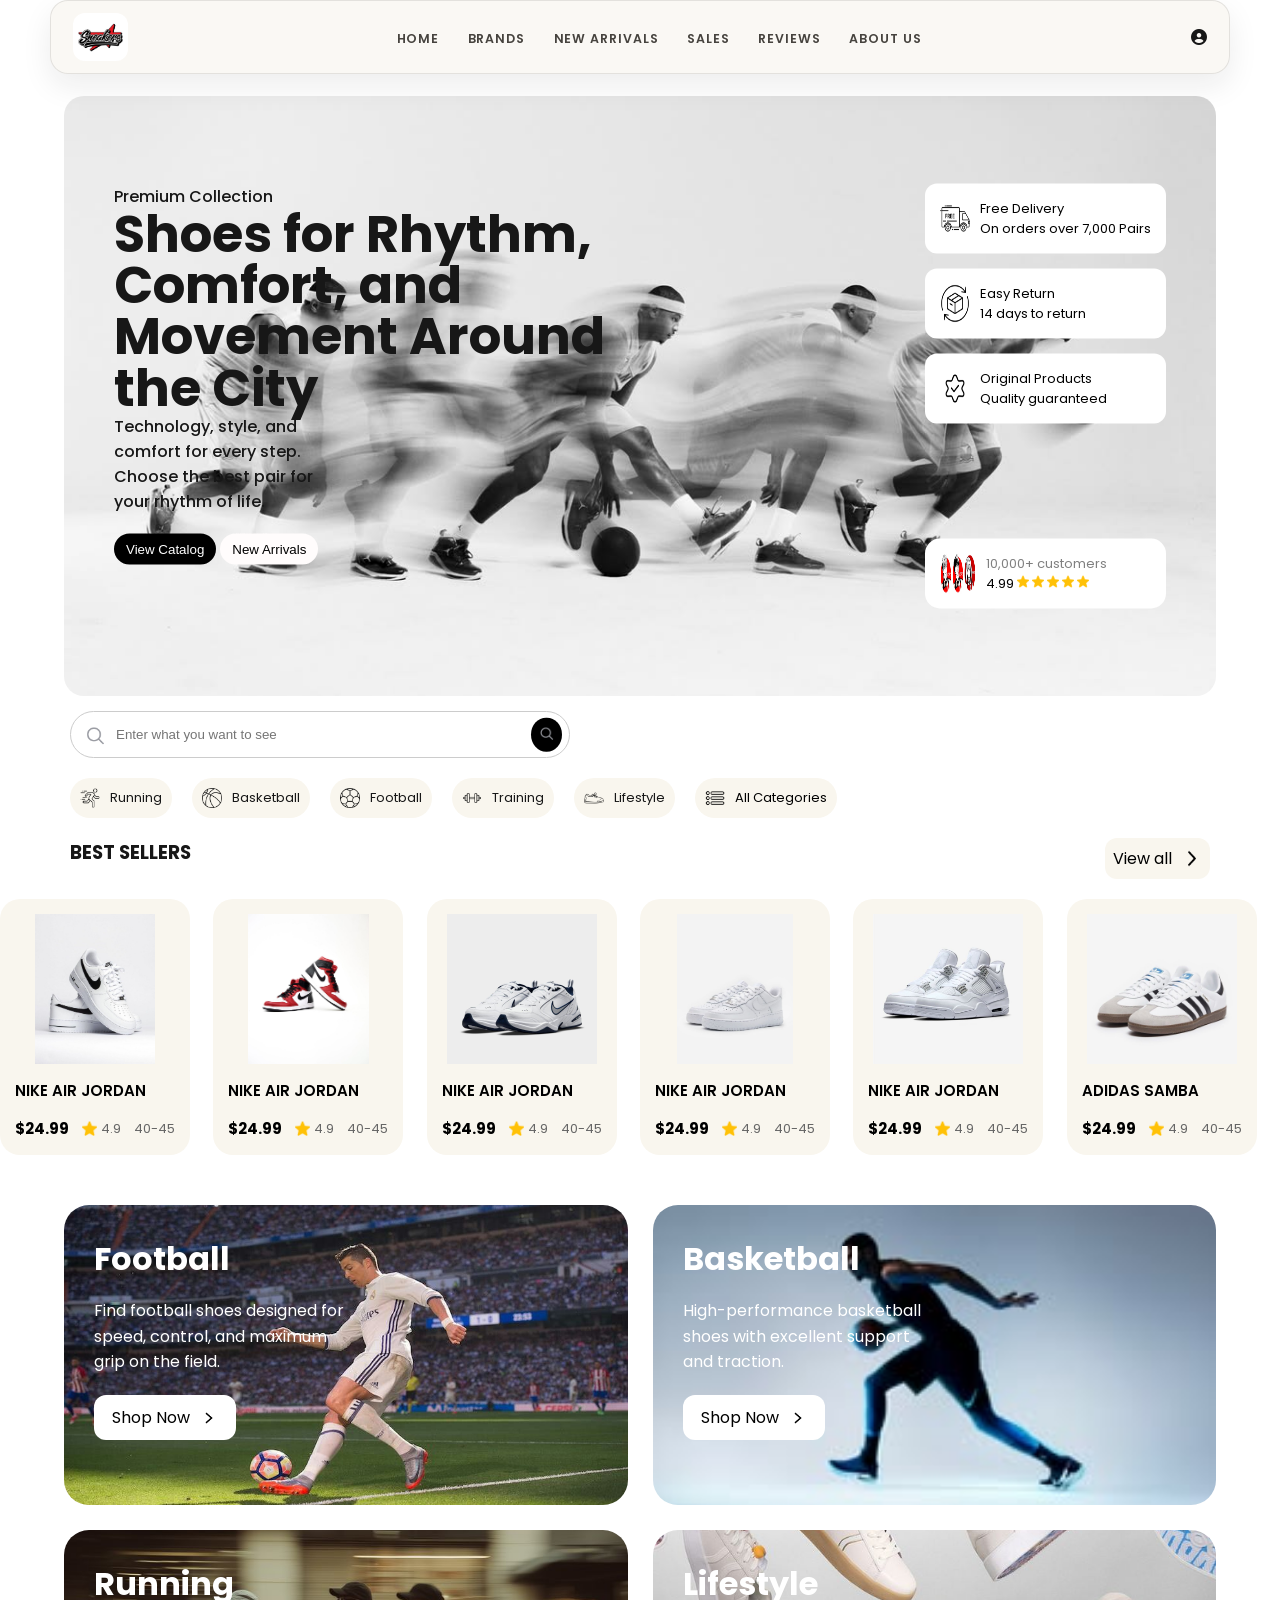
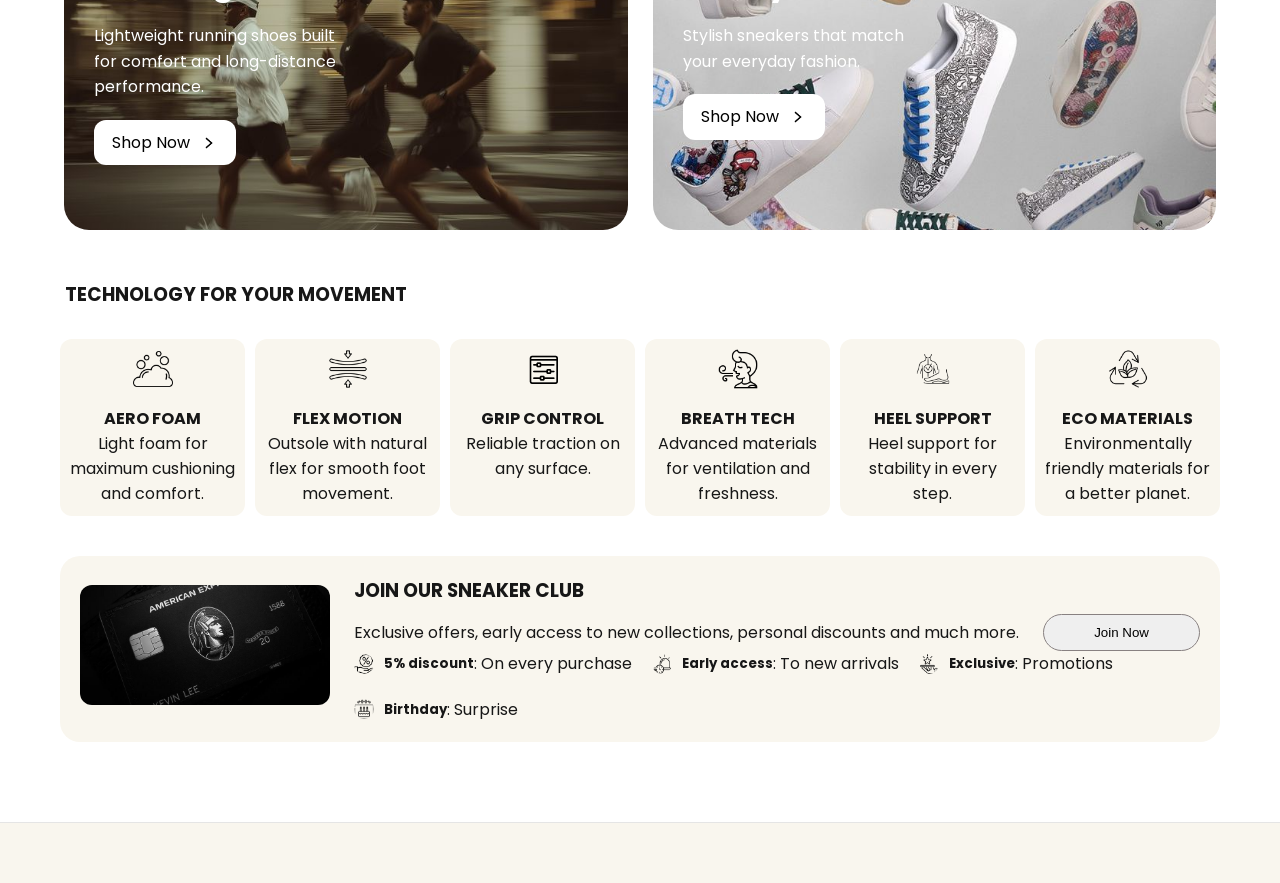
<file: index.html>
<!doctype html>
<html lang="en">
  <head>
    <meta charset="UTF-8" />
    <meta http-equiv="refresh" content="0; url=Page/index.html" />
    <meta name="viewport" content="width=device-width, initial-scale=1.0" />
    <title>Sneaker Step</title>
    <style>
      body {
        margin: 0;
        min-height: 100vh;
        display: grid;
        place-items: center;
        font-family: Arial, sans-serif;
        background: #f5f1eb;
        color: #171717;
      }

      .redirect {
        text-align: center;
        padding: 24px;
      }

      a {
        color: #171717;
        text-decoration: none;
        font-weight: 600;
      }
    </style>
  </head>
  <body>
    <div class="redirect">
      <p>Redirecting to the storefront...</p>
      <p><a href="Page/index.html">Click here if you are not redirected.</a></p>
    </div>
  </body>
</html>
</file>
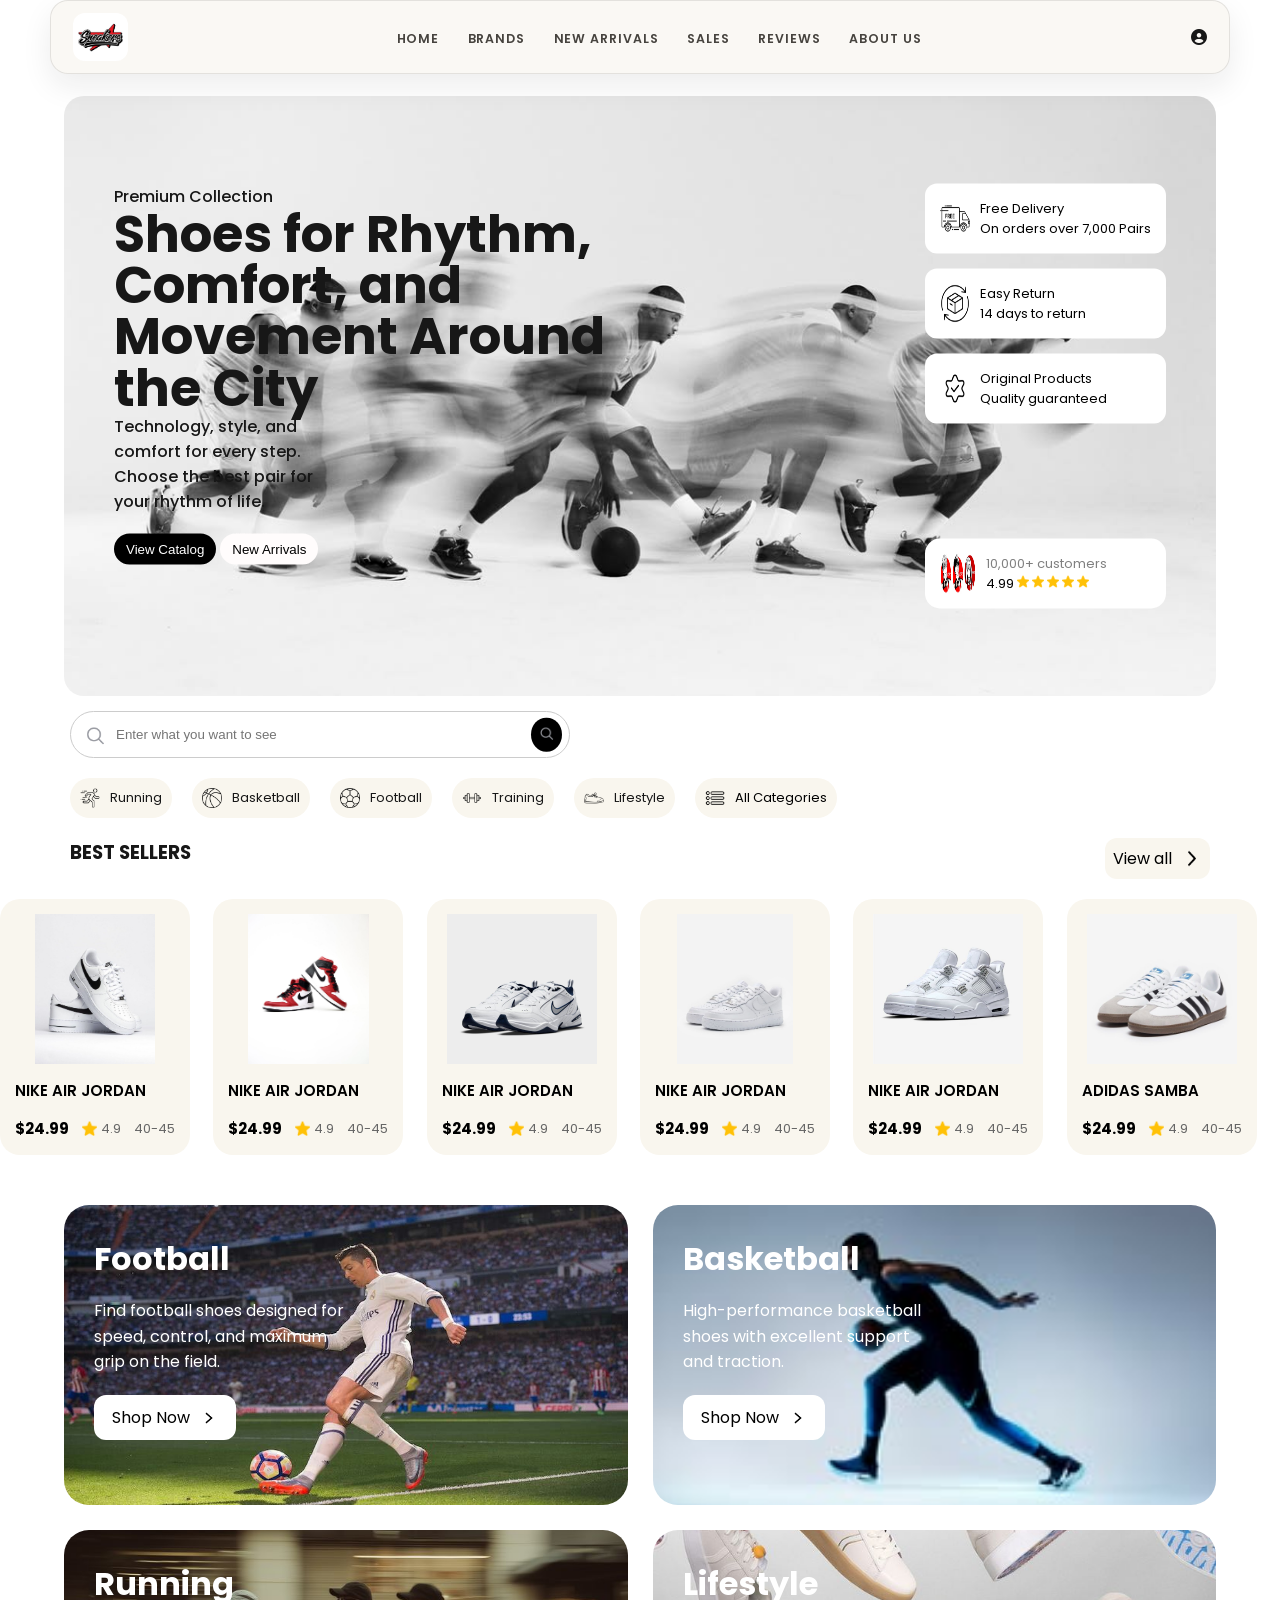
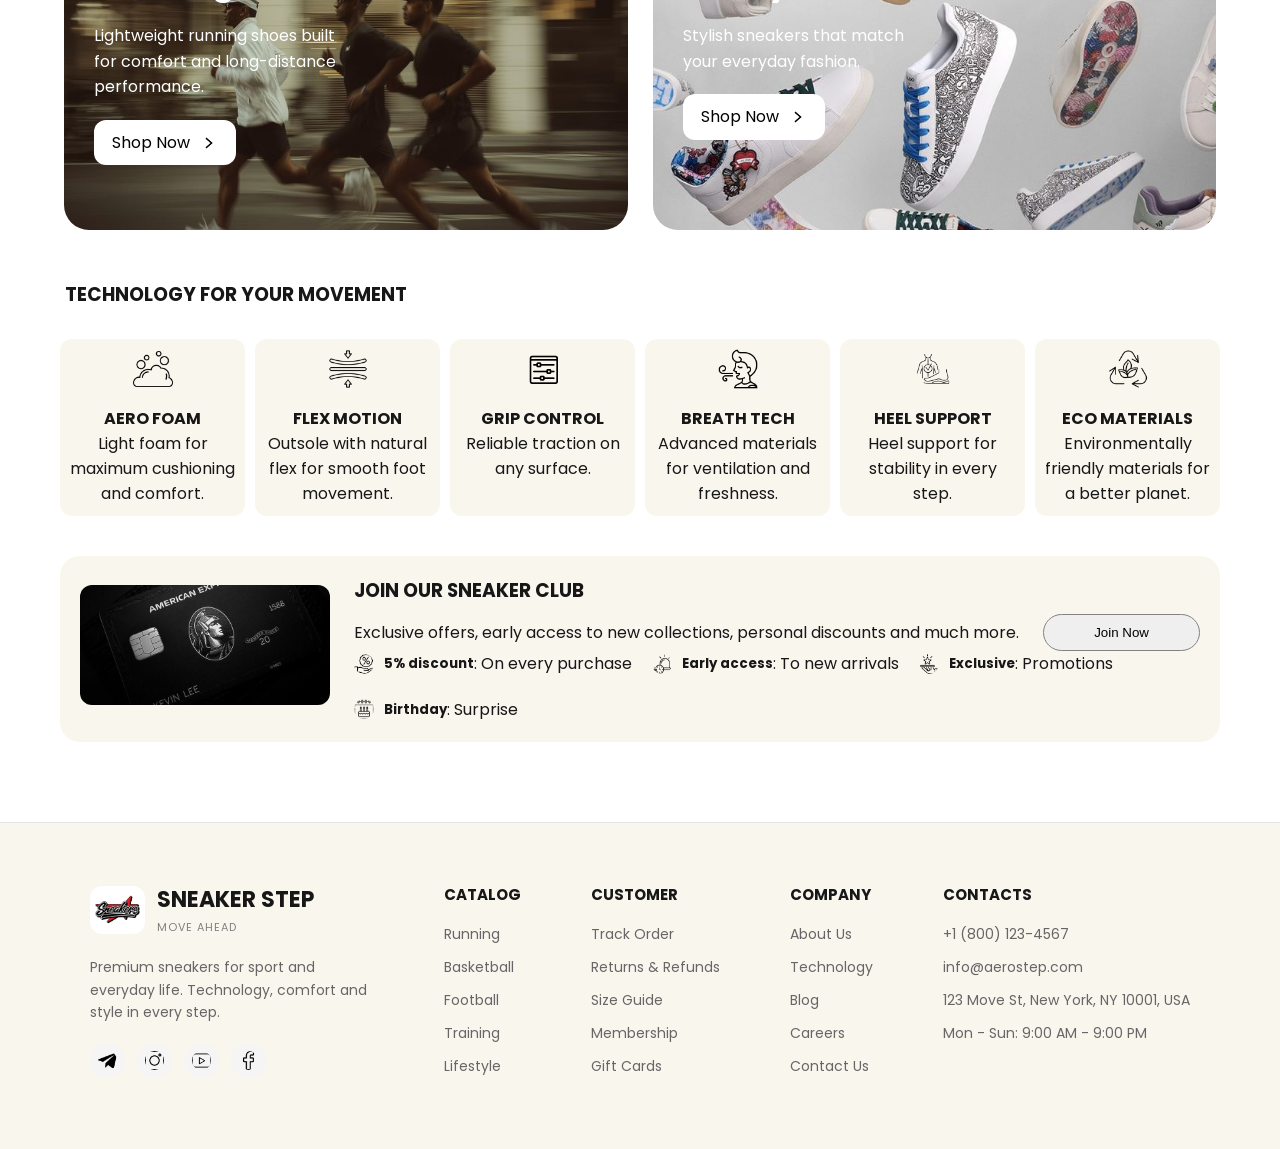
<file: Page/index.html>
<!doctype html>
<html lang="en">
  <head>
    <meta charset="UTF-8" />
    <meta name="viewport" content="width=device-width, initial-scale=1.0" />
    <link
      href="https://fonts.googleapis.com/css2?family=Poppins:wght@400;600;700&display=swap"
      rel="stylesheet"
    />
    <link
      rel="stylesheet"
      href="https://cdnjs.cloudflare.com/ajax/libs/font-awesome/6.5.1/css/all.min.css"
    />
    <link rel="stylesheet" href="../Style/navbar.css" />
    <link rel="stylesheet" href="../Style/main.css" />
    <link rel="stylesheet" href="../Style/footer.css" />
    <link rel="icon" href="../Image/LogoPagee.jpg" type="image/png" />
    <title>Sneakers</title>
  </head>
  <body>
    <header class="navbar">
      <a href="index.html" class="logo">
        <img src="../Image/LogoPagee.jpg" alt="LogoPage" />
      </a>
      <nav>
        <ul>
          <li><a href="#">Home</a></li>
          <li><a href="#">Brands</a></li>
          <li><a href="#">New Arrivals</a></li>
          <li><a href="Allproduct.html">Sales</a></li>
          <li><a href="#">Reviews</a></li>
          <li><a href="#">About Us</a></li>
        </ul>
      </nav>
      <i class="fa-solid fa-circle-user"></i>
    </header>
    <main>
      <section class="hero" id="home">
        <div class="hero-text">
          <div class="hero-left">
            <p>Premium Collection</p>
            <h1>Shoes for Rhythm, Comfort, and Movement Around the City</h1>
            <p>
              Technology, style, and comfort for every step. Choose the best
              pair for your rhythm of life.
            </p>
            <a href="Allproduct.html">
              <button class="hero-left-btn2">View Catalog</button></a
            >
            <button class="hero-left-btn3">New Arrivals</button>
          </div>
          <div class="hero-right">
            <div>
              <img src="../Image/free-shipping.png" alt="Free-shipping-icon" />
              Free Delivery <br />
              On orders over 7,000 Pairs
            </div>
            <div>
              <img src="../Image/delivery-status.png" alt="" />
              <p>Easy Return<br />14 days to return</p>
            </div>
            <div>
              <img src="../Image/original.png" alt="" />
              <p>Original Products<br />Quality guaranteed</p>
            </div>
            <nav class="under-hero-right">
              <img src="../Image/customer1.jpg" alt="" />
              <img src="../Image/customer2.jpg" alt="" />
              <img src="../Image/customer3.jpg" alt="" />
              <br />
              <nav>
                <p>10,000+ customers</p>
                <span>4.99</span>
                <img src="../Image/star.png" alt="" />
                <img src="../Image/star.png" alt="" />
                <img src="../Image/star.png" alt="" />
                <img src="../Image/star.png" alt="" />
                <img src="../Image/star.png" alt="" />
              </nav>
            </nav>
          </div>
        </div>
      </section>

      <section class="sec-hero">
        <div class="search-bar">
          <img
            class="search-icon"
            src="../Image/search.png"
            alt="Search Icon"
          />
          <input type="text" placeholder="Enter what you want to see" />
          <button class="search-btn">
            <img src="../Image/search.png" alt="Search" />
          </button>
        </div>
        <div class="sec-hero-left">
          <div>
            <img src="../Image/running-man.png" alt="" />
            <p>Running</p>
          </div>
          <div>
            <img src="../Image/basket-ball.png" alt="" />
            <p>Basketball</p>
          </div>
          <div>
            <img src="../Image/football.png" alt="" />
            <p>Football</p>
          </div>
          <div>
            <img src="../Image/dumbbell.png" alt="" />
            <p>Training</p>
          </div>
          <div>
            <img src="../Image/health.png" alt="" />
            <p>Lifestyle</p>
          </div>
          <a href="Allproduct.html">
            <div class="category-item">
              <img src="../Image/options-lines.png" alt="All Categories" />
              <p>All Categories</p>
            </div></a
          >
        </div>
      </section>

      <section class="thrid-hero">
        <div class="third-top">
          <h3>BEST SELLERS</h3>
          <a href="Allproduct.html"
            ><div>
              <p>View all</p>
              <img src="../Image/next.png" alt="" /></div
          ></a>
        </div>

        <div class="flex-product" id="js-home-bestSeller">
          <a href="Infor-Each-product.html" data-product-id="1">
            <div class="third-product">
              <img
                src="../Image/Shoe/Nike-air-black.jpg"
                alt="Nike Air Jordan"
              />
              <h6>NIKE AIR JORDAN</h6>
              <div class="third-price">
                <p>$24.99</p>
                <div class="rating">
                  <img src="/Image/star.png" alt="Star" />
                  <span>4.9</span>
                </div>
                <span class="size">40-45</span>
              </div>
            </div>
          </a>

          <a href="Infor-Each-product.html" data-product-id="2">
            <div class="third-product">
              <img src="../Image/Shoe/air1.jpg" alt="Nike Air Jordan" />
              <h6>NIKE AIR JORDAN</h6>
              <div class="third-price">
                <p>$24.99</p>

                <div class="rating">
                  <img src="../Image/star.png" alt="Star" />
                  <span>4.9</span>
                </div>

                <span class="size">40-45</span>
              </div>
            </div>
          </a>

          <a href="Infor-Each-product.html" data-product-id="3">
            <div class="third-product">
              <img src="../Image/Shoe/air2.jpg" alt="Nike Air Jordan" />
              <h6>NIKE AIR JORDAN</h6>

              <div class="third-price">
                <p>$24.99</p>

                <div class="rating">
                  <img src="../Image/star.png" alt="Star" />
                  <span>4.9</span>
                </div>

                <span class="size">40-45</span>
              </div>
            </div>
          </a>

          <a href="Infor-Each-product.html" data-product-id="4">
            <div class="third-product">
              <img src="../Image/Shoe/aireforce1.jpg" alt="Nike Air Jordan" />
              <h6>NIKE AIR JORDAN</h6>

              <div class="third-price">
                <p>$24.99</p>

                <div class="rating">
                  <img src="../Image/star.png" alt="Star" />
                  <span>4.9</span>
                </div>

                <span class="size">40-45</span>
              </div>
            </div>
          </a>

          <a href="Infor-Each-product.html" data-product-id="5">
            <div class="third-product">
              <img src="../Image/Shoe/jorden4.jpg" alt="Nike Air Jordan" />
              <h6>NIKE AIR JORDAN</h6>

              <div class="third-price">
                <p>$24.99</p>

                <div class="rating">
                  <img src="../Image/star.png" alt="Star" />
                  <span>4.9</span>
                </div>

                <span class="size">40-45</span>
              </div>
            </div></a
          >

          <a href="Infor-Each-product.html" data-product-id="6">
            <div class="third-product">
              <img src="../Image/Shoe/samba.jpg" alt="Adidas Samba" />
              <h6>ADIDAS SAMBA</h6>

              <div class="third-price">
                <p>$24.99</p>

                <div class="rating">
                  <img src="/Image/star.png" alt="Star" />
                  <span>4.9</span>
                </div>

                <span class="size">40-45</span>
              </div>
            </div></a
          >
        </div>
      </section>

      <section class="grid">
        <div class="fouth-hero">
          <img src="../Image/football.jpg" alt="Football" />

          <div class="fouth-text">
            <h2>Football</h2>
            <p>
              Find football shoes designed for speed, control, and maximum grip
              on the field.
            </p>
            <a href="Allproduct.html">
              <div class="shop-btn">
                <p>Shop Now</p>
                <img src="../Image/next.png" alt="" /></div
            ></a>
          </div>
        </div>

        <div class="fouth-hero">
          <img src="../Image/basketball.jpg" alt="Basketball" />

          <div class="fouth-text">
            <h2>Basketball</h2>

            <p>
              High-performance basketball shoes with excellent support and
              traction.
            </p>
            <a href="Allproduct.html">
              <div class="shop-btn">
                <p>Shop Now</p>
                <img src="../Image/next.png" alt="" /></div
            ></a>
          </div>
        </div>

        <div class="fouth-hero">
          <img src="../Image/running.jpg" alt="Running" />

          <div class="fouth-text">
            <h2>Running</h2>

            <p>
              Lightweight running shoes built for comfort and long-distance
              performance.
            </p>
            <a href="Allproduct.html">
              <div class="shop-btn">
                <p>Shop Now</p>
                <img src="../Image/next.png" alt="" /></div
            ></a>
          </div>
        </div>

        <div class="fouth-hero">
          <img src="../Image/lifestyle.jpg" alt="Lifestyle" />

          <div class="fouth-text">
            <h2>Lifestyle</h2>

            <p>Stylish sneakers that match your everyday fashion.</p>
            <a href="Allproduct.html">
              <div class="shop-btn">
                <p>Shop Now</p>
                <img src="/Image/next.png" alt="" /></div
            ></a>
          </div>
        </div>
      </section>

      <section class="fith-hero">
        <h3>TECHNOLOGY FOR YOUR MOVEMENT</h3>
        <div class="fith-text">
          <div>
            <img src="../Image/foam.png" alt="" />
            <h4>AERO FOAM</h4>
            <p>Light foam for maximum cushioning and comfort.</p>
          </div>
          <div>
            <img src="../Image/flexibility.png" alt="" />
            <h4>FLEX MOTION</h4>
            <p>Outsole with natural flex for smooth foot movement.</p>
          </div>
          <div>
            <img src="../Image/web.png" alt="" />
            <h4>GRIP CONTROL</h4>
            <p>Reliable traction on any surface.</p>
          </div>
          <div>
            <img src="../Image/bad-breath.png" alt="" />
            <h4>BREATH TECH</h4>
            <p>Advanced materials for ventilation and freshness.</p>
          </div>
          <div>
            <img src="../Image/orthopedics.png" alt="" />
            <h4>HEEL SUPPORT</h4>
            <p>Heel support for stability in every step.</p>
          </div>
          <div>
            <img src="../Image/eco.png" alt="" />
            <h4>ECO MATERIALS</h4>
            <p>Environmentally friendly materials for a better planet.</p>
          </div>
        </div>
      </section>

      <section>
        <div class="sixth-text">
          <div><img src="../Image/blackcard.jpg" alt="" /></div>
          <div>
            <h3>JOIN OUR SNEAKER CLUB</h3>
            <div class="sixth-text1">
              <p>
                Exclusive offers, early access to new collections, personal
                discounts and much more.
              </p>
              <button>Join Now</button>
            </div>
            <div class="flex-4">
              <div>
                <img src="../Image/offer.png" alt="" />
                <h5>5% discount</h5>
                <p>: On every purchase</p>
              </div>
              <div>
                <img src="../Image/notification.png" alt="" />
                <h5>Early access</h5>
                <span>: To new arrivals</span>
              </div>
              <div>
                <img src="../Image/exclusive.png" alt="" />
                <h5>Exclusive</h5>
                <p>: Promotions</p>
              </div>
              <div>
                <img src="../Image/birthday.png" alt="" />
                <h5>Birthday</h5>
                <p>: Surprise</p>
              </div>
            </div>
          </div>
        </div>
      </section>
    </main>
    <footer class="footer">
      <div class="footer-container">
        <div class="footer-logo">
          <div class="logo">
            <img src="../Image/LogoPagee.jpg" alt="Logo" />
            <div>
              <h3>SNEAKER STEP</h3>
              <p>MOVE AHEAD</p>
            </div>
          </div>

          <p class="footer-description">
            Premium sneakers for sport and everyday life. Technology, comfort
            and style in every step.
          </p>

          <div class="social-icons">
            <img src="../Image/telegram.png" alt="" />
            <img src="../Image/instagram.png" alt="" />
            <img src="../Image/youtube.png" alt="" />
            <img src="../Image/facebook.png" alt="" />
          </div>
        </div>

        <div class="footer-links">
          <div>
            <h4>CATALOG</h4>

            <a href="#">Running</a>
            <a href="#">Basketball</a>
            <a href="#">Football</a>
            <a href="#">Training</a>
            <a href="#">Lifestyle</a>
          </div>

          <div>
            <h4>CUSTOMER</h4>

            <a href="#">Track Order</a>
            <a href="#">Returns & Refunds</a>
            <a href="#">Size Guide</a>
            <a href="#">Membership</a>
            <a href="#">Gift Cards</a>
          </div>

          <div>
            <h4>COMPANY</h4>

            <a href="#">About Us</a>
            <a href="#">Technology</a>
            <a href="#">Blog</a>
            <a href="#">Careers</a>
            <a href="#">Contact Us</a>
          </div>

          <div>
            <h4>CONTACTS</h4>

            <p>+1 (800) 123-4567</p>
            <p>info@aerostep.com</p>
            <p>123 Move St, New York, NY 10001, USA</p>
            <p>Mon - Sun: 9:00 AM - 9:00 PM</p>
          </div>
        </div>
      </div>
    </footer>
    <script>
      document.querySelectorAll("#js-home-bestSeller a").forEach((product) => {
        product.addEventListener("click", () => {
          localStorage.setItem("productID", product.dataset.productId);
        });
      });
    </script>
  </body>
</html>
</file>
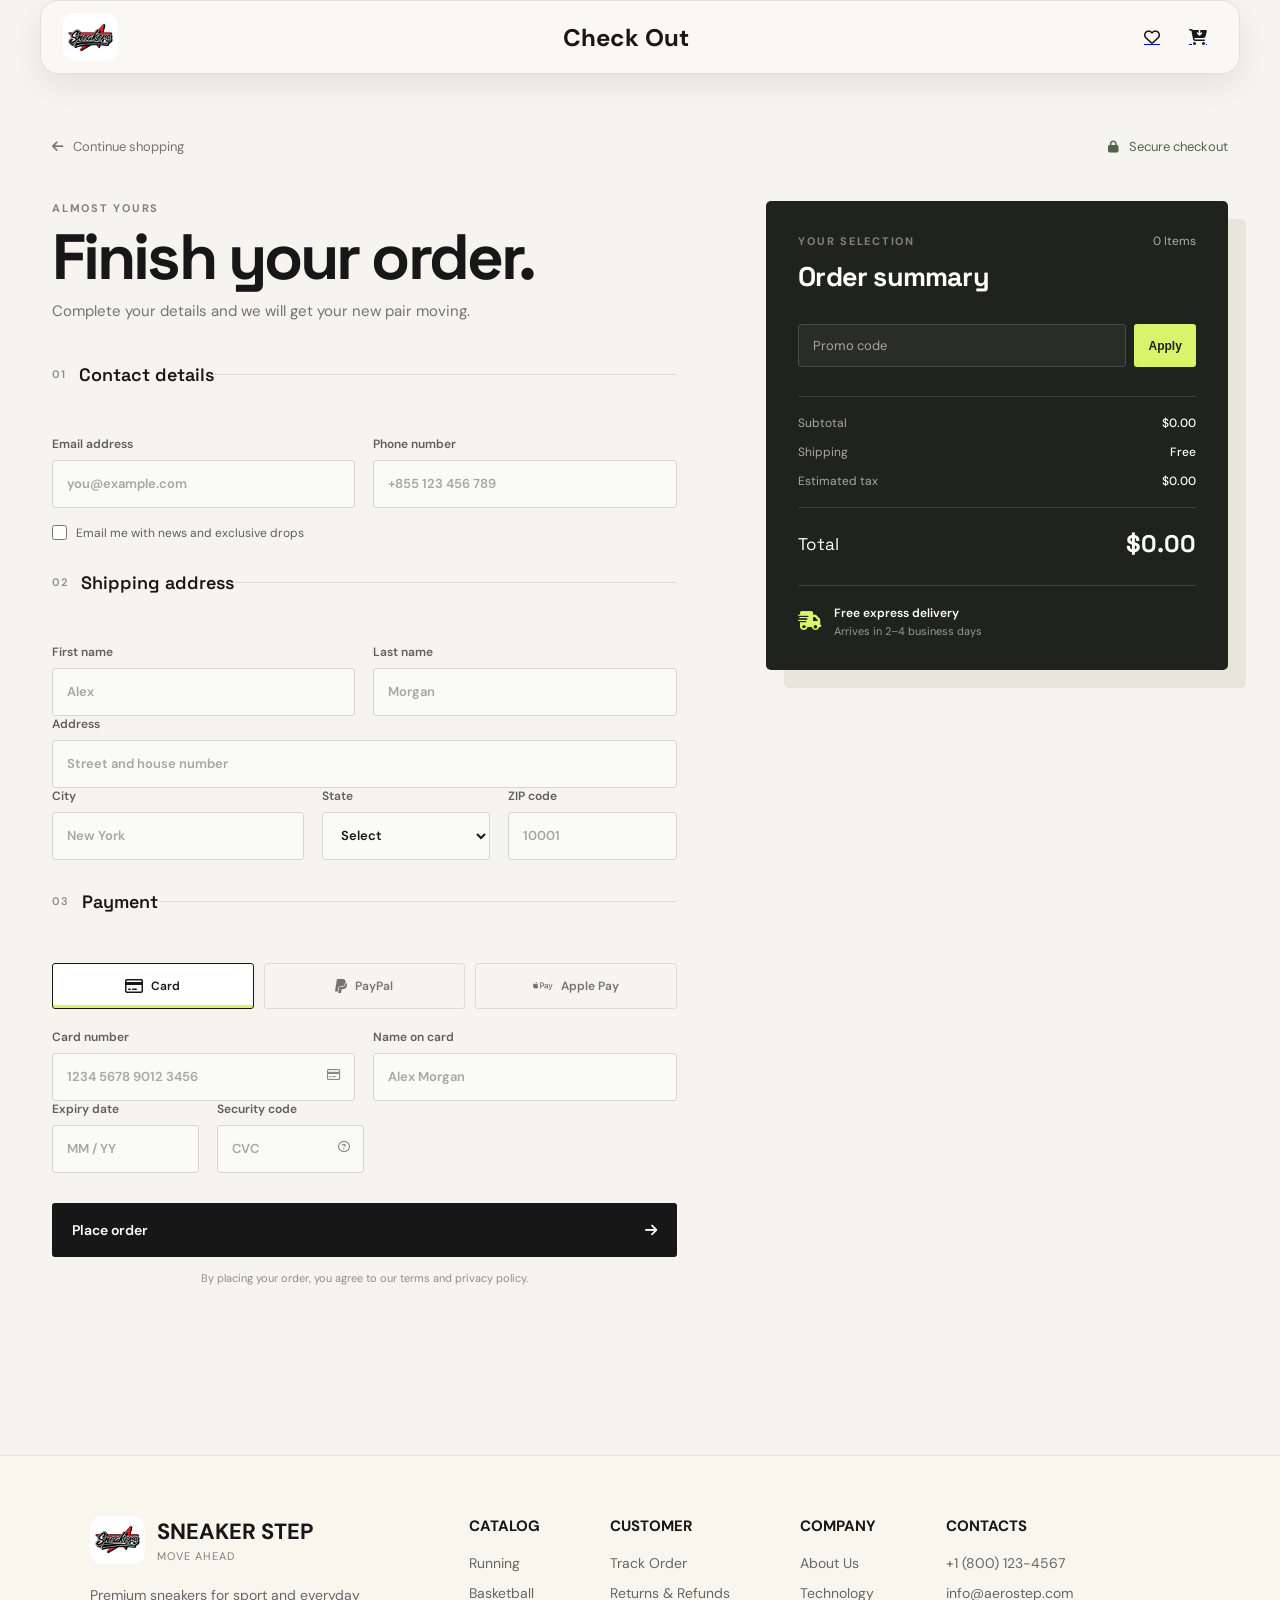
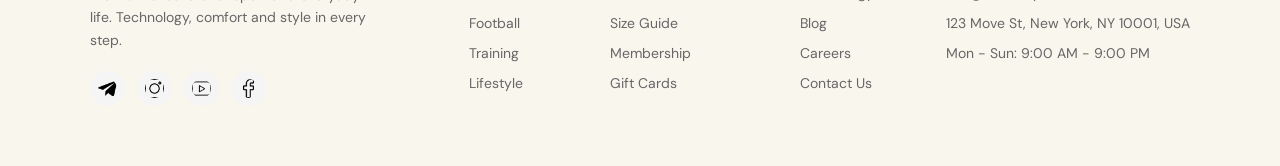
<file: Page/CheckOut.html>
<!doctype html>
<html lang="en">
  <head>
    <meta charset="UTF-8" />
    <meta name="viewport" content="width=device-width, initial-scale=1.0" />
    <link
      rel="stylesheet"
      href="https://cdnjs.cloudflare.com/ajax/libs/font-awesome/6.5.1/css/all.min.css"
    />
    <link
      href="https://fonts.googleapis.com/css2?family=Poppins:wght@400;600;700&display=swap"
      rel="stylesheet"
    />
    <link rel="stylesheet" href="../Style/navbar.css" />
    <link rel="stylesheet" href="../Style/footer.css" />
    <link rel="stylesheet" href="../Style/checkout.css" />
    <link rel="icon" href="../Image/LogoPagee.jpg" type="image/png" />
    <title>Checkout | Sneaker Step</title>
  </head>
  <body>
    <header class="navbar">
      <a href="index.html" class="logo">
        <img src="../Image/LogoPagee.jpg" alt="LogoPage" />
      </a>
      <h2>Check Out</h2>
      <div>
        <a href="WishList.html"><i class="fa-regular fa-heart"></i></a>
        <a href="CheckOut.html"> <i class="fa-solid fa-cart-arrow-down"></i></a>
      </div>
    </header>

    <main class="checkout-page">
      <div class="checkout-heading">
        <a class="back-link" href="Allproduct.html">
          <i class="fa-solid fa-arrow-left"></i>
          Continue shopping
        </a>
        <div class="secure-note">
          <i class="fa-solid fa-lock"></i>
          Secure checkout
        </div>
      </div>

      <div class="checkout-layout">
        <section class="checkout-form" aria-labelledby="checkout-title">
          <div class="section-intro">
            <p class="eyebrow">Almost yours</p>
            <h1 id="checkout-title">Finish your order.</h1>
            <p>Complete your details and we will get your new pair moving.</p>
          </div>

          <form id="checkout-form">
            <fieldset>
              <legend><span>01</span> Contact details</legend>
              <div class="field-row">
                <label>
                  Email address
                  <input type="email" placeholder="you@example.com" required />
                </label>
                <label>
                  Phone number
                  <input type="tel" placeholder="+855 123 456 789" required />
                </label>
              </div>
              <label class="check-line">
                <input type="checkbox" />
                <span>Email me with news and exclusive drops</span>
              </label>
            </fieldset>

            <fieldset>
              <legend><span>02</span> Shipping address</legend>
              <div class="field-row">
                <label>
                  First name
                  <input type="text" placeholder="Alex" required />
                </label>
                <label>
                  Last name
                  <input type="text" placeholder="Morgan" required />
                </label>
              </div>
              <label>
                Address
                <input
                  type="text"
                  placeholder="Street and house number"
                  required
                />
              </label>
              <div class="field-row three-columns">
                <label>
                  City
                  <input type="text" placeholder="New York" required />
                </label>
                <label>
                  State
                  <select required>
                    <option value="">Select</option>
                    <option>New York</option>
                    <option>California</option>
                    <option>Texas</option>
                    <option>Florida</option>
                  </select>
                </label>
                <label>
                  ZIP code
                  <input type="text" placeholder="10001" required />
                </label>
              </div>
            </fieldset>

            <fieldset>
              <legend><span>03</span> Payment</legend>
              <div class="payment-options">
                <label class="payment-option">
                  <input type="radio" name="payment" value="card" checked />
                  <i class="fa-regular fa-credit-card"></i>
                  <span>Card</span>
                </label>
                <label class="payment-option">
                  <input type="radio" name="payment" value="paypal" />
                  <i class="fa-brands fa-paypal"></i>
                  <span>PayPal</span>
                </label>
                <label class="payment-option">
                  <input type="radio" name="payment" value="apple" />
                  <i class="fa-brands fa-apple-pay"></i>
                  <span>Apple Pay</span>
                </label>
              </div>
              <div class="field-row">
                <label>
                  Card number
                  <div class="input-icon">
                    <input
                      type="text"
                      inputmode="numeric"
                      placeholder="1234 5678 9012 3456"
                      required
                    />
                    <i class="fa-regular fa-credit-card"></i>
                  </div>
                </label>
                <label>
                  Name on card
                  <input type="text" placeholder="Alex Morgan" required />
                </label>
              </div>
              <div class="field-row compact-row">
                <label>
                  Expiry date
                  <input type="text" placeholder="MM / YY" required />
                </label>
                <label>
                  Security code
                  <div class="input-icon">
                    <input
                      type="text"
                      inputmode="numeric"
                      placeholder="CVC"
                      required
                    />
                    <i class="fa-regular fa-circle-question"></i>
                  </div>
                </label>
              </div>
            </fieldset>

            <button class="place-order" type="submit">
              Place order <i class="fa-solid fa-arrow-right"></i>
            </button>
            <p class="terms">
              By placing your order, you agree to our terms and privacy policy.
            </p>
          </form>
        </section>

        <aside class="order-summary" aria-labelledby="summary-title">
          <div class="summary-topline">
            <p class="eyebrow">Your selection</p>
            <span class="js-item-count"></span>
          </div>
          <h2 id="summary-title">Order summary</h2>
          <div id="js-cart-item"></div>

          <!--    <div class="cart-item" data-price="89">
            <div class="product-image">
              <img
                src="../Image/Nike/nike1.jpg"
                alt="Nike Air sneaker in white"
              />
            </div>
            <div class="product-info">
              <div>
                <h3>Air Max Pulse</h3>
                <p>White / Silver &nbsp; · &nbsp; Size 41</p>
              </div>
              <strong>$89</strong>
              <div class="quantity-control">
                <button
                  type="button"
                  class="quantity-button"
                  aria-label="Decrease quantity"
                >
                  −
                </button>
                <span class="quantity">1</span>
                <button
                  type="button"
                  class="quantity-button"
                  aria-label="Increase quantity"
                >
                  +
                </button>
              </div>
            </div>
          </div> -->

          <div class="promo-code">
            <input id="promo-input" type="text" placeholder="Promo code" />
            <button id="promo-button" type="button">Apply</button>
          </div>
          <p class="promo-message" id="promo-message" aria-live="polite"></p>

          <div id="js-calculate">
            <div class="summary-lines">
              <div>
                <span>Subtotal</span
                ><strong id="subtotal" class="js-subtotal"> </strong>
              </div>
              <div><span>Shipping</span><strong>Free</strong></div>
              <div>
                <span>Estimated tax</span
                ><strong id="tax" class="js-fee"></strong>
              </div>
            </div>
            <div class="total-line">
              <span>Total</span><strong id="total" class="js-total"></strong>
            </div>
          </div>

          <div class="delivery-note">
            <i class="fa-solid fa-truck-fast"></i>
            <div>
              <strong>Free express delivery</strong
              ><span>Arrives in 2–4 business days</span>
            </div>
          </div>
        </aside>
      </div>
    </main>

    <footer class="footer">
      <div class="footer-container">
        <div class="footer-logo">
          <div class="logo">
            <img src="../Image/LogoPagee.jpg" alt="Logo" />
            <div>
              <h3>SNEAKER STEP</h3>
              <p>MOVE AHEAD</p>
            </div>
          </div>

          <p class="footer-description">
            Premium sneakers for sport and everyday life. Technology, comfort
            and style in every step.
          </p>

          <div class="social-icons">
            <img src="../Image/telegram.png" alt="" />
            <img src="../Image/instagram.png" alt="" />
            <img src="../Image/youtube.png" alt="" />
            <img src="../Image/facebook.png" alt="" />
          </div>
        </div>

        <div class="footer-links">
          <div>
            <h4>CATALOG</h4>

            <a href="#">Running</a>
            <a href="#">Basketball</a>
            <a href="#">Football</a>
            <a href="#">Training</a>
            <a href="#">Lifestyle</a>
          </div>

          <div>
            <h4>CUSTOMER</h4>

            <a href="#">Track Order</a>
            <a href="#">Returns & Refunds</a>
            <a href="#">Size Guide</a>
            <a href="#">Membership</a>
            <a href="#">Gift Cards</a>
          </div>

          <div>
            <h4>COMPANY</h4>

            <a href="#">About Us</a>
            <a href="#">Technology</a>
            <a href="#">Blog</a>
            <a href="#">Careers</a>
            <a href="#">Contact Us</a>
          </div>

          <div>
            <h4>CONTACTS</h4>

            <p>+1 (800) 123-4567</p>
            <p>info@aerostep.com</p>
            <p>123 Move St, New York, NY 10001, USA</p>
            <p>Mon - Sun: 9:00 AM - 9:00 PM</p>
          </div>
        </div>
      </div>
    </footer>
  </body>
  <script type="module" src="../Script/checkout.js"></script>
</html>
</file>
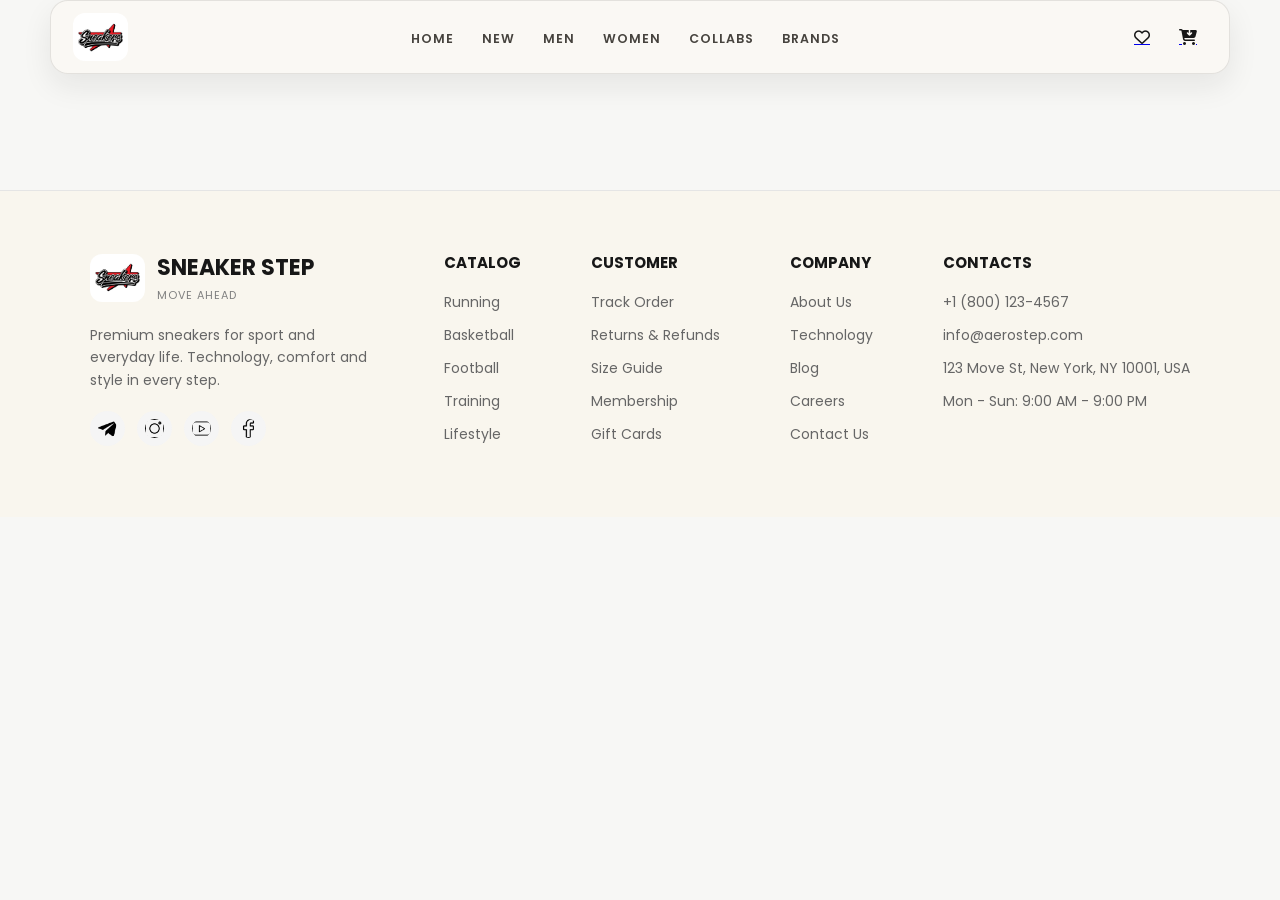
<file: Page/Infor-Each-product.html>
<!doctype html>
<html lang="en">
  <head>
    <meta charset="UTF-8" />
    <meta name="viewport" content="width=device-width, initial-scale=1.0" />
    <link
      rel="stylesheet"
      href="https://cdnjs.cloudflare.com/ajax/libs/font-awesome/6.5.1/css/all.min.css"
    />
    <link
      href="https://fonts.googleapis.com/css2?family=Poppins:wght@400;600;700&display=swap"
      rel="stylesheet"
    />
    <link rel="stylesheet" href="../Style/navbar.css" />
    <link rel="stylesheet" href="../Style/footer.css" />
    <link rel="stylesheet" href="../Style/infoEachshoe.css" />
    <link rel="icon" href="../Image/LogoPagee.jpg" type="image/png" />
    <title>Sneakers</title>
  </head>
  <body>
    <header class="navbar">
      <a href="Home.html" class="logo">
        <img src="../Image/LogoPagee.jpg" alt="LogoPage" />
      </a>
      <nav>
        <ul>
          <li><a href="index.html">Home</a></li>
          <li><a href="#">New</a></li>
          <li><a href="man.html">Men</a></li>
          <li><a href="#">Women</a></li>
          <li><a href="#">Collabs</a></li>
          <li><a href="#">Brands</a></li>
        </ul>
      </nav>
      <div>
        <a href="WishList.html"> <i class="fa-regular fa-heart"></i></a>
        <a href="CheckOut.html"> <i class="fa-solid fa-cart-arrow-down"></i></a>
      </div>
    </header>

    <main>
      <div id="js-all"></div>
    </main>

    <footer class="footer">
      <div class="footer-container">
        <div class="footer-logo">
          <div class="logo">
            <img src="../Image/LogoPagee.jpg" alt="Logo" />
            <div>
              <h3>SNEAKER STEP</h3>
              <p>MOVE AHEAD</p>
            </div>
          </div>

          <p class="footer-description">
            Premium sneakers for sport and everyday life. Technology, comfort
            and style in every step.
          </p>

          <div class="social-icons">
            <img src="../Image/telegram.png" alt="" />
            <img src="../Image/instagram.png" alt="" />
            <img src="../Image/youtube.png" alt="" />
            <img src="../Image/facebook.png" alt="" />
          </div>
        </div>

        <div class="footer-links">
          <div>
            <h4>CATALOG</h4>

            <a href="#">Running</a>
            <a href="#">Basketball</a>
            <a href="#">Football</a>
            <a href="#">Training</a>
            <a href="#">Lifestyle</a>
          </div>

          <div>
            <h4>CUSTOMER</h4>

            <a href="#">Track Order</a>
            <a href="#">Returns & Refunds</a>
            <a href="#">Size Guide</a>
            <a href="#">Membership</a>
            <a href="#">Gift Cards</a>
          </div>

          <div>
            <h4>COMPANY</h4>

            <a href="#">About Us</a>
            <a href="#">Technology</a>
            <a href="#">Blog</a>
            <a href="#">Careers</a>
            <a href="#">Contact Us</a>
          </div>

          <div>
            <h4>CONTACTS</h4>

            <p>+1 (800) 123-4567</p>
            <p>info@aerostep.com</p>
            <p>123 Move St, New York, NY 10001, USA</p>
            <p>Mon - Sun: 9:00 AM - 9:00 PM</p>
          </div>
        </div>
      </div>
    </footer>
  </body>
  <script type="module" src="../Script/eachShoe.js"></script>
</html>
</file>
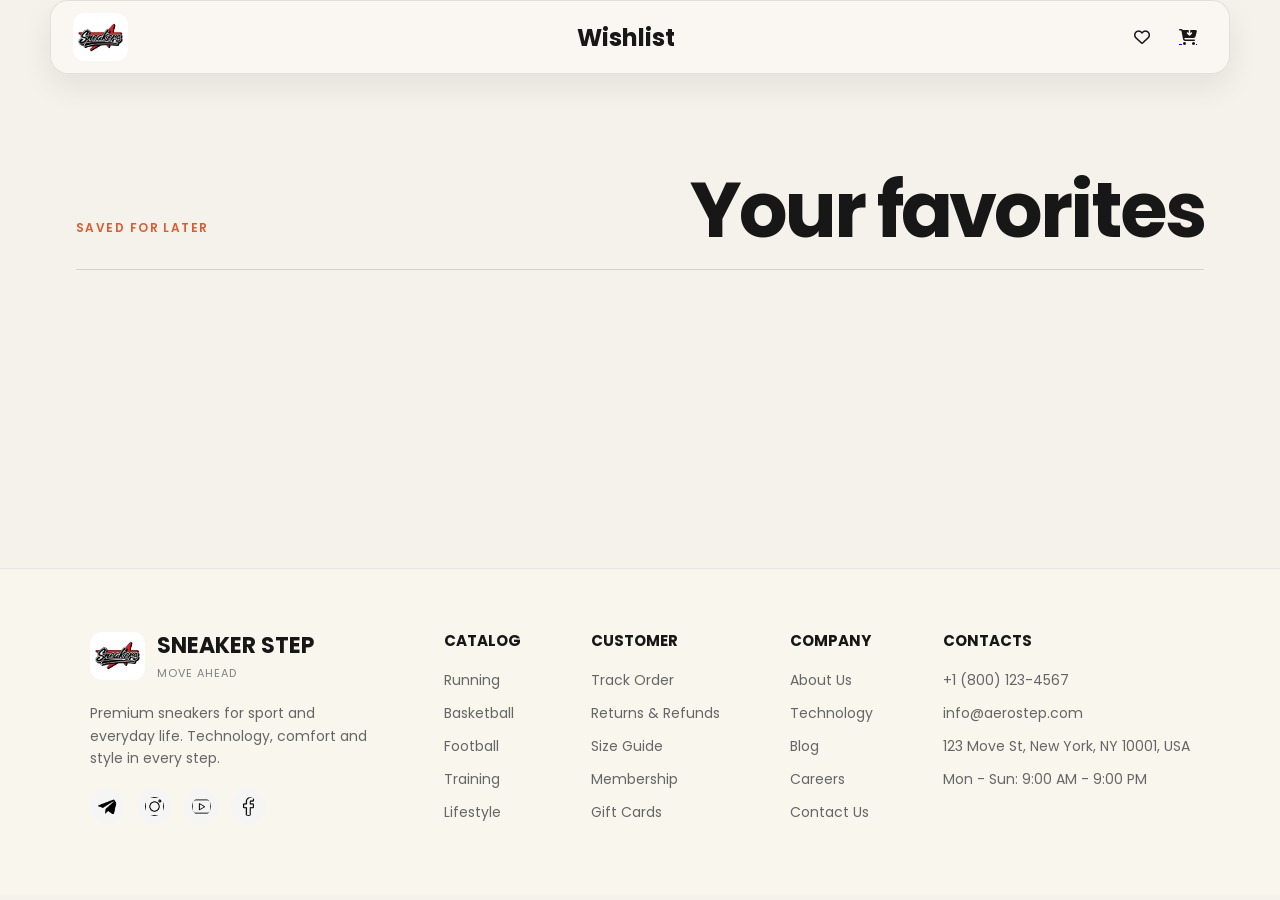
<file: Page/WishList.html>
<!doctype html>
<html lang="en">
  <head>
    <meta charset="UTF-8" />
    <meta name="viewport" content="width=device-width, initial-scale=1.0" />
    <link
      rel="stylesheet"
      href="https://cdnjs.cloudflare.com/ajax/libs/font-awesome/6.5.1/css/all.min.css"
    />
    <link
      href="https://fonts.googleapis.com/css2?family=Poppins:wght@400;600;700&display=swap"
      rel="stylesheet"
    />
    <link rel="stylesheet" href="../Style/allprodouct.css" />
    <link rel="stylesheet" href="../Style/wishlist.css" />
    <link rel="stylesheet" href="../Style/navbar.css" />
    <link rel="stylesheet" href="../Style/footer.css" />
    <link rel="icon" href="../Image/LogoPagee.jpg" type="image/png" />
    <title>Sneakers</title>
  </head>
  <body>
    <header class="navbar">
      <a href="index.html" class="logo">
        <img src="../Image/LogoPagee.jpg" alt="LogoPage" />
      </a>
      <h2>Wishlist</h2>
      <div>
        <i class="fa-regular fa-heart"></i>
        <a href="CheckOut.html"> <i class="fa-solid fa-cart-arrow-down"></i></a>
      </div>
    </header>

    <main>
      <section class="wishlist-page">
        <div class="wishlist-heading">
          <p>Saved for later</p>
          <h1>Your favorites</h1>
        </div>
        <div id="js-wishlish"></div>
      </section>
    </main>

    <footer class="footer">
      <div class="footer-container">
        <div class="footer-logo">
          <div class="logo">
            <img src="../Image/LogoPagee.jpg" alt="Logo" />
            <div>
              <h3>SNEAKER STEP</h3>
              <p>MOVE AHEAD</p>
            </div>
          </div>

          <p class="footer-description">
            Premium sneakers for sport and everyday life. Technology, comfort
            and style in every step.
          </p>

          <div class="social-icons">
            <img src="../Image/telegram.png" alt="" />
            <img src="../Image/instagram.png" alt="" />
            <img src="../Image/youtube.png" alt="" />
            <img src="../Image/facebook.png" alt="" />
          </div>
        </div>

        <div class="footer-links">
          <div>
            <h4>CATALOG</h4>

            <a href="#">Running</a>
            <a href="#">Basketball</a>
            <a href="#">Football</a>
            <a href="#">Training</a>
            <a href="#">Lifestyle</a>
          </div>

          <div>
            <h4>CUSTOMER</h4>

            <a href="#">Track Order</a>
            <a href="#">Returns & Refunds</a>
            <a href="#">Size Guide</a>
            <a href="#">Membership</a>
            <a href="#">Gift Cards</a>
          </div>

          <div>
            <h4>COMPANY</h4>

            <a href="#">About Us</a>
            <a href="#">Technology</a>
            <a href="#">Blog</a>
            <a href="#">Careers</a>
            <a href="#">Contact Us</a>
          </div>

          <div>
            <h4>CONTACTS</h4>

            <p>+1 (800) 123-4567</p>
            <p>info@aerostep.com</p>
            <p>123 Move St, New York, NY 10001, USA</p>
            <p>Mon - Sun: 9:00 AM - 9:00 PM</p>
          </div>
        </div>
      </div>
    </footer>
  </body>
  <script type="module" src="../Script/wishlish.js"></script>
</html>
</file>
<file: Style/navbar.css>
* {
  margin: 0;
  padding: 0;
  box-sizing: border-box;
}

body {
  padding-top: 96px;
  font-family: "Poppins", sans-serif;
  color: #171717;
}

.navbar {
  position: fixed;
  top: 0;
  left: 50%;
  width: min(1180px, calc(100% - 40px));
  display: flex;
  justify-content: space-between;
  align-items: center;
  transform: translateX(-50%);
  padding: 12px 22px;
  background: rgba(250, 248, 244, 0.92);
  border: 1px solid rgba(23, 23, 23, 0.1);
  box-shadow: 0 12px 30px rgba(23, 23, 23, 0.08);
  backdrop-filter: blur(16px);
  z-index: 1000;
  border-radius: 18px;
}

.logo {
  display: flex;
  align-items: center;
  cursor: pointer;
}

.logo img {
  display: block;
  width: 48px;
  height: 48px;
  object-fit: cover;
  border-radius: 12px;
}

.navbar nav ul {
  display: flex;
  list-style: none;
  align-items: center;
  gap: 28px;
}

.navbar nav a {
  position: relative;
  text-decoration: none;
  color: #46433e;
  font-size: 0.78rem;
  font-weight: 600;
  letter-spacing: 0.08em;
  text-transform: uppercase;
  transition: color 0.3s;
}

.navbar nav a:hover {
  color: #d85d32;
}

.navbar nav a::after {
  content: "";
  position: absolute;
  left: 0;
  bottom: -8px;
  width: 0;
  height: 2px;
  background: #d85d32;
  transition: width 0.3s ease;
}

.navbar nav a:hover::after {
  width: 100%;
}

.navbar > div {
  display: flex;
  align-items: center;
  gap: 8px;
}

.navbar > div i {
  display: grid;
  width: 38px;
  height: 38px;
  place-items: center;
  color: #171717;
  border-radius: 50%;
  cursor: pointer;
  font-size: 16px;
  transition:
    background 0.2s ease,
    color 0.2s ease,
    transform 0.2s ease;
}

.navbar > div i:hover {
  color: #fff;
  background: #171717;
  transform: translateY(-2px);
}

.navbar > div a {
  display: block;
}

@media (max-width: 760px) {
  body {
    padding-top: 82px;
  }

  .navbar {
    width: calc(100% - 24px);
    padding: 10px 14px;
    border-radius: 14px;
  }

  .logo img {
    width: 40px;
    height: 40px;
  }

  .navbar nav ul {
    gap: 12px;
  }

  .navbar nav a {
    font-size: 0.62rem;
    letter-spacing: 0.03em;
  }

  .navbar > div {
    gap: 0;
  }

  .navbar > div i {
    width: 30px;
    height: 30px;
    font-size: 13px;
  }
}

@media (max-width: 520px) {
  .navbar nav {
    display: none;
  }

  .navbar {
    justify-content: space-between;
  }

  .navbar h2 {
    font-size: 1.05rem;
    text-align: center;
  }
}

@media (max-width: 360px) {
  .navbar {
    width: calc(100% - 16px);
    padding: 10px 12px;
  }

  .logo img {
    width: 34px;
    height: 34px;
  }

  .navbar h2 {
    font-size: 0.95rem;
    letter-spacing: 0.02em;
  }
}
</file>
<file: Style/main.css>
.hero {
  background-image: url("../Image/homepagePoster.jpg");
  background-size: cover;
  background-position: center;
  min-height: 600px;
  border-radius: 20px;
  width: min(90%, 1240px);
  margin: 0 auto;
  align-items: center;
  justify-content: center;
  position: relative;
}

.hero-text {
  position: absolute;
  top: 50%;
  left: 50px;
  right: 50px;
  transform: translateY(-50%);
  display: flex;
  justify-content: space-between;
  gap: 32px;
  width: auto;
}
.hero-left {
  max-width: 500px;
}

.hero-left h1 {
  font-size: clamp(2.5rem, 4vw, 60px);
  line-height: 1;
}
.hero-left-btn2 {
  margin-top: 20px;
  border: 0px;
  border-radius: 20px;
  padding: 8px 12px;
  color: white;
  background-color: black;
  cursor: pointer;
  transition: all 0.5s ease;
}

.hero-left-btn3 {
  margin-top: 20px;
  border: 0px;
  border-radius: 20px;
  padding: 8px 12px;
  color: rgb(0, 0, 0);
  background-color: rgb(255, 252, 252);
  cursor: pointer;
  transition: all 0.5s ease;
}

.hero-left-btn2:hover {
  background-color: white;
  color: black;
}
.hero-left-btn3:hover {
  background-color: rgb(0, 0, 0);
  color: rgb(255, 254, 254);
}
.hero-left p {
  width: 200px;
  font-size: 16px;
  font-weight: 500;
}
.hero-right {
  display: flex;
  flex-direction: column;
  gap: 15px;
}
.hero-right div {
  background-color: rgb(255, 255, 255);
  color: rgb(0, 0, 0);
  padding: 15px;
  text-align: left;
  border-radius: 12px;
  display: flex;
  gap: 10px;
  font-size: 13px;
  cursor: pointer;
  transition: all 0.3s ease;
}
.hero-right div:hover {
  transform: translateX(-5px);
  box-shadow: 0 12px 25px rgba(0, 0, 0, 0.15);
}
.hero-right img {
  width: 30px;
}
.under-hero-right {
  margin-top: 100px;
  display: flex;
  background-color: white;
  padding: 15px;
  border-radius: 15px;
  color: gray;
  cursor: pointer;
  transition: all 0.3s ease;
}
.under-hero-right nav {
  font-size: 13px;
  margin-left: 10px;
}
.under-hero-right span {
  margin-top: 5px;
  color: black;
}
.under-hero-right img {
  width: 12px;
}
.under-hero-right:hover {
  transform: translateX(-5px);
  box-shadow: 0 12px 25px rgba(0, 0, 0, 0.15);
}

/*Sec  hero*/
.sec-hero {
  display: flex;
  justify-content: space-between;
  align-items: center;
  gap: 20px;
  margin: 15px 70px;
  flex-wrap: wrap;
}
.search-bar {
  display: flex;
  position: relative;
  width: min(500px, 100%);
}

.search-bar input {
  width: 100%;
  padding: 15px 60px 15px 45px;
  border-radius: 30px;
  border: 1px solid #ccc;
  outline: none;
}

.search-icon {
  position: absolute;
  left: 15px;
  top: 50%;
  transform: translateY(-50%);
  width: 20px;
}

.search-btn {
  position: absolute;
  right: 8px;
  top: 50%;
  transform: translateY(-50%);
  border: none;
  background: transparent;
  cursor: pointer;
  background-color: black;
  padding: 8px;
  border-radius: 50%;
  text-align: center;
}

.search-btn img {
  width: 15px;
}
.sec-hero-left {
  display: flex;
  flex-wrap: wrap;
  cursor: pointer;
  gap: 20px;
  transition: all 0.3s ease;
}
.sec-hero-left a {
  text-decoration: none;
  color: black;
}
.sec-hero-left div {
  display: flex;
  align-items: center;
  background-color: #f9f6ee;
  padding: 10px;
  border-radius: 20px;
}
.sec-hero-left p {
  font-size: 13px;
  margin-left: 10px;
}
.sec-hero-left img {
  width: 20px;
}
.sec-hero-left div:hover {
  transform: translateY(-1px);
  box-shadow: 0 12px 25px rgba(0, 0, 0, 0.15);
}

/*thrid top*/
.third-top {
  display: flex;
  justify-content: space-between;
  margin: 20px 70px;
  text-align: center;
}
.third-top img {
  width: 20px;
}
.third-top div {
  display: flex;
  cursor: pointer;
  gap: 10px;
  background-color: #f9f6ee;
  padding: 8px;
  border-radius: 12px;
  transition: all 0.3s ease;
}
.third-top div:hover {
  transform: translateY(-1px);
  box-shadow: 0 12px 25px rgba(0, 0, 0, 0.15);
}
.flex-product {
  display: flex;
  flex-wrap: wrap;
  gap: 20px;
  margin-right: 20px;
  justify-content: center;
  margin-bottom: 50px;
}

.flex-product > a {
  flex: 1 1 190px;
  min-width: 0;
}

.flex-product a {
  text-decoration: none;
  color: black;
}

.third-product {
  width: min(190px, 100%);
  flex: 1 1 190px;
  background: #f9f6ee;
  border-radius: 20px;
  padding: 15px;
  cursor: pointer;
  transition: all 0.3s ease;
}

.third-product:hover {
  transform: translateY(-8px);
  box-shadow: 0 12px 25px rgba(0, 0, 0, 0.15);
}

.third-product img {
  width: 100%;
  height: 150px;
  object-fit: contain;
  display: block;
}

.third-product h6 {
  font-size: 15px;
  font-weight: 600;
  margin: 15px 0;
}

.third-price {
  display: flex;
  justify-content: space-between;
  align-items: center;
}
.third-top a {
  text-decoration: none;
  color: black;
}
.third-price p {
  font-size: 15px;
  font-weight: 700;
  margin: 0;
}

.rating {
  display: flex;
  align-items: center;
  gap: 4px;
}

.rating img {
  width: 15px;
  height: 15px;
}

.rating span,
.size {
  font-size: 13px;
  color: #666;
}
.grid {
  display: grid;
  grid-template-columns: repeat(2, 1fr);
  gap: 25px;
  width: 90%;
  margin: 50px auto;
}

.fouth-hero {
  position: relative;
  overflow: hidden;
  border-radius: 25px;
  cursor: pointer;
}

.fouth-hero img {
  width: 100%;
  height: 300px;
  object-fit: cover;
  display: block;
  transition: 0.4s;
}

.fouth-hero:hover img {
  transform: scale(1.05);
}

.fouth-text {
  position: absolute;
  top: 30px;
  left: 30px;
  width: 250px;
  color: white;
}

.fouth-text h2 {
  font-size: 32px;
  margin-bottom: 15px;
}

.fouth-text p {
  line-height: 1.6;
  margin-bottom: 20px;
}

.shop-btn {
  display: inline-flex;
  align-items: center;
  gap: 10px;
  background: white;
  color: black;
  padding: 10px 18px;
  border-radius: 12px;
  transition: 0.3s;
}

.shop-btn:hover {
  background: #d8c89f;
}

.shop-btn img {
  width: 18px;
  height: 18px;
}

.shop-btn p {
  margin: 0;
  color: black;
}

.fith-hero h3 {
  margin-left: 65px;
  margin-bottom: 30px;
}
.fith-text {
  display: grid;
  grid-template-columns: repeat(6, minmax(0, 1fr));
  gap: 10px;
  margin-left: 60px;
  margin-right: 60px;
  text-align: center;
}
.fith-text div {
  background-color: #f9f6ee;
  padding: 10px;
  border-radius: 12px;
  transition: all 0.3s ease;
}
.fith-text div:hover {
  transform: translateY(-5px);
  box-shadow: 0 12px 25px rgba(0, 0, 0, 0.15);
}
.fith-text img {
  width: 40px;
  margin-bottom: 10px;
}

.sixth-text {
  display: flex;
  align-items: center;
  flex-wrap: wrap;
  gap: 24px;
  margin: 40px 60px 0;
  background-color: #f9f6ee;
  border-radius: 20px;
  padding: 20px;
  line-height: 1.6;
}

.sixth-text > div:first-child {
  flex: 0 0 250px;
}

.sixth-text > div:last-child {
  flex: 1 1 320px;
  min-width: 280px;
}

.sixth-text img {
  width: 250px;
  height: 120px;
  margin-right: 0;
  object-fit: cover;
  border-radius: 12px;
}

.sixth-text1 {
  display: flex;
  flex-wrap: wrap;
  align-items: center;
  justify-content: space-between;
  gap: 16px;
  margin-top: 8px;
}

.sixth-text1 p {
  margin: 0;
  flex: 1 1 240px;
}

.aa {
  display: flex;
}

.sixth-text1 button {
  margin-left: 0;
  border: 0px;
  border: 1px solid #888181;
  padding: 10px 50px;
  border-radius: 20px;
  cursor: pointer;
  transition: all 0.3s ease;
}

.sixth-text1 button:hover {
  color: rgb(255, 255, 255);
  background-color: black;
}
.flex-4 {
  display: flex;
  gap: 20px;
  flex-wrap: wrap;
}
.flex-4 div {
  display: flex;
  align-items: center;
}
.flex-4 img {
  margin-right: 10px;
  width: 20px;
  height: 20px;
}

@media (max-width: 1100px) {
  .hero {
    width: calc(100% - 32px);
  }

  .hero-text {
    left: 30px;
    right: 30px;
  }

  .sec-hero,
  .third-top,
  .fith-hero h3,
  .sixth-text {
    margin-left: 24px;
    margin-right: 24px;
  }

  .fith-text {
    margin-left: 24px;
    margin-right: 24px;
    grid-template-columns: repeat(3, minmax(0, 1fr));
  }
}

@media (max-width: 900px) {
  .hero {
    min-height: 500px;
  }

  .hero-text {
    top: 54%;
    flex-direction: column;
    width: auto;
  }

  .hero-right {
    width: min(100%, 420px);
  }

  .sec-hero {
    margin-top: 22px;
    margin-bottom: 22px;
  }

  .search-bar {
    max-width: 100%;
  }

  .grid {
    width: calc(100% - 32px);
    grid-template-columns: 1fr;
  }

  .fouth-hero img {
    height: 260px;
  }
}

@media (max-width: 680px) {
  .hero {
    min-height: 440px;
  }

  .hero-left h1 {
    font-size: clamp(2.1rem, 9vw, 3.2rem);
  }

  .sec-hero {
    margin-left: 16px;
    margin-right: 16px;
  }

  .sec-hero-left {
    width: 100%;
  }

  .third-top {
    margin-left: 16px;
    margin-right: 16px;
  }

  .flex-product {
    margin-right: 0;
    gap: 16px;
  }

  .flex-product > a {
    flex-basis: calc(50% - 8px);
  }

  .third-product {
    min-width: 0;
  }

  .fith-text {
    grid-template-columns: repeat(2, minmax(0, 1fr));
  }

  .sixth-text {
    margin-left: 16px;
    margin-right: 16px;
    padding: 16px;
  }

  .sixth-text > div:first-child,
  .sixth-text > div:last-child {
    flex-basis: 100%;
    min-width: 0;
  }

  .sixth-text img {
    width: 100%;
    max-width: 250px;
    height: 120px;
  }

  .sixth-text1 {
    flex-direction: column;
    align-items: flex-start;
  }
}

@media (max-width: 480px) {
  .hero {
    width: calc(100% - 20px);
    min-height: 390px;
  }

  .hero-text {
    left: 18px;
    right: 18px;
    top: 50%;
  }

  .hero-left p {
    width: auto;
  }

  .hero-left-btn2,
  .hero-left-btn3 {
    display: block;
    width: 100%;
    text-align: center;
  }

  .search-bar input {
    padding-right: 56px;
  }

  .search-btn {
    right: 8px;
  }

  .sec-hero-left {
    gap: 12px;
  }

  .sec-hero-left div {
    flex: 1 1 calc(50% - 12px);
  }

  .flex-product > a {
    flex-basis: 100%;
  }

  .fith-text {
    grid-template-columns: 1fr;
  }

  .fith-hero h3 {
    margin-left: 16px;
    margin-right: 16px;
  }

  .flex-4 {
    flex-direction: column;
    gap: 12px;
  }
}
</file>
<file: Style/footer.css>
.footer {
  margin-top: 80px;
  padding: 60px 90px;
  background: #fff;
  border-top: 1px solid #e5e5e5;
  background-color: #f9f6ee;
}

.footer-container {
  display: flex;
  justify-content: space-between;
  align-items: flex-start;
  gap: 70px;
  flex-wrap: wrap;
}

.footer-logo {
  width: 280px;
}

.logo {
  display: flex;
  align-items: center;
  gap: 12px;
}

.logo img {
  width: 55px;
}

.logo h3 {
  font-size: 22px;
  margin-bottom: 3px;
}

.logo p {
  font-size: 11px;
  color: gray;
  letter-spacing: 1px;
}

.footer-description {
  margin: 20px 0;
  color: #666;
  line-height: 1.6;
  font-size: 14px;
}

.social-icons {
  display: flex;
  gap: 12px;
}

.social-icons img {
  width: 35px;
  height: 35px;
  padding: 8px;
  background: #f5f5f5;
  border-radius: 50%;
  cursor: pointer;
  transition: 0.3s;
}

.social-icons img:hover {
  background: #d6c8a2;
  transform: translateY(-3px);
}

.footer-links {
  display: flex;
  gap: 70px;
}

.footer-links h4 {
  margin-bottom: 18px;
  font-size: 15px;
}

.footer-links a,
.footer-links p {
  display: block;
  margin-bottom: 12px;
  color: #666;
  text-decoration: none;
  font-size: 14px;
  transition: 0.3s;
}

.footer-links a:hover {
  color: #000;
  padding-left: 5px;
}

@media (max-width: 900px) {
  .footer {
    padding: 48px 24px;
  }

  .footer-container {
    gap: 40px;
  }

  .footer-links {
    width: 100%;
    justify-content: space-between;
    gap: 28px;
    flex-wrap: wrap;
  }
}

@media (max-width: 620px) {
  .footer {
    padding: 40px 18px;
  }

  .footer-logo {
    width: 100%;
  }

  .footer-links {
    flex-direction: column;
    gap: 22px;
  }
}
</file>
<file: Style/checkout.css>
@import url("https://fonts.googleapis.com/css2?family=DM+Sans:wght@400;500;600;700&family=Space+Grotesk:wght@500;600;700&display=swap");

:root {
  --ink: #171717;
  --muted: #77736c;
  --line: #dedbd4;
  --paper: #f6f4ee;
  --accent: #d9f36a;
  --dark-panel: #20221d;
}

body {
  background: var(--paper);
  color: var(--ink);
  font-family: "DM Sans", sans-serif;
}

.navbar {
  left: 50%;
  transform: translateX(-50%);
  margin-left: 0;
  max-width: calc(100% - 48px);
  width: 1200px;
}

.checkout-page {
  max-width: 1240px;
  margin: 0 auto;
  padding: 42px 32px 90px;
}

.checkout-heading,
.summary-topline,
.total-line,
.delivery-note,
.back-link,
.secure-note {
  display: flex;
  align-items: center;
}

.checkout-heading {
  justify-content: space-between;
  margin-bottom: 46px;
}

.back-link,
.secure-note {
  gap: 10px;
  color: var(--muted);
  font-size: 13px;
  text-decoration: none;
}

.back-link:hover {
  color: var(--ink);
}
.secure-note {
  color: #4f664b;
}
.secure-note i {
  font-size: 12px;
}

.checkout-layout {
  display: grid;
  grid-template-columns: minmax(0, 1.15fr) minmax(360px, 0.85fr);
  gap: clamp(48px, 7vw, 104px);
  align-items: start;
}

.section-intro {
  margin-bottom: 42px;
}
.eyebrow {
  color: #858078;
  font-size: 11px;
  font-weight: 700;
  letter-spacing: 0.16em;
  text-transform: uppercase;
}

.section-intro h1 {
  max-width: 520px;
  margin: 11px 0 12px;
  font-family: "Space Grotesk", sans-serif;
  font-size: clamp(42px, 5vw, 70px);
  letter-spacing: -0.045em;
  line-height: 0.98;
}

.section-intro > p:last-child {
  color: var(--muted);
  font-size: 15px;
}

fieldset {
  border: 0;
  border-top: 1px solid var(--line);
  margin: 0;
  padding: 26px 0 30px;
}

legend {
  display: flex;
  align-items: center;
  gap: 13px;
  margin-bottom: 24px;
  font-family: "Space Grotesk", sans-serif;
  font-size: 18px;
  font-weight: 600;
}

legend span {
  color: #928e86;
  font-family: "DM Sans", sans-serif;
  font-size: 11px;
  letter-spacing: 0.08em;
}

.field-row {
  display: grid;
  grid-template-columns: 1fr 1fr;
  gap: 18px;
}
.three-columns {
  grid-template-columns: 1.2fr 0.8fr 0.8fr;
}
label {
  display: block;
  color: #625e57;
  font-size: 12px;
  font-weight: 600;
}

input,
select {
  width: 100%;
  height: 48px;
  margin-top: 8px;
  border: 1px solid #d9d5cc;
  border-radius: 3px;
  background: rgba(255, 255, 255, 0.54);
  color: var(--ink);
  font: inherit;
  font-size: 13px;
  outline: none;
  padding: 0 14px;
  transition:
    border-color 0.2s,
    box-shadow 0.2s,
    background 0.2s;
}
input:focus,
select:focus {
  border-color: var(--ink);
  background: #fff;
  box-shadow: 0 0 0 3px rgba(217, 243, 106, 0.25);
}
input::placeholder {
  color: #aaa69e;
}

.check-line {
  display: flex;
  align-items: center;
  gap: 9px;
  margin-top: 17px;
  font-weight: 400;
}
.check-line input {
  width: 15px;
  height: 15px;
  margin: 0;
  accent-color: var(--ink);
}

.payment-options {
  display: grid;
  grid-template-columns: repeat(3, 1fr);
  gap: 10px;
  margin-bottom: 20px;
}
.payment-option {
  display: flex;
  align-items: center;
  justify-content: center;
  gap: 8px;
  height: 46px;
  border: 1px solid var(--line);
  border-radius: 3px;
  color: #77736c;
  cursor: pointer;
  font-size: 12px;
  transition: all 0.2s;
}
.payment-option input {
  display: none;
}
.payment-option i {
  font-size: 16px;
}
.payment-option.is-selected,
.payment-option:has(input:checked) {
  border-color: var(--ink);
  background: #fff;
  color: var(--ink);
  box-shadow: inset 0 -3px 0 var(--accent);
}
.input-icon {
  position: relative;
}
.input-icon input {
  padding-right: 42px;
}
.input-icon i {
  position: absolute;
  top: 24px;
  right: 14px;
  color: #8d8982;
}
.compact-row {
  max-width: 50%;
}

.place-order {
  display: flex;
  align-items: center;
  justify-content: space-between;
  width: 100%;
  border: 0;
  border-radius: 3px;
  background: var(--ink);
  color: #fff;
  cursor: pointer;
  font:
    600 14px "DM Sans",
    sans-serif;
  padding: 18px 20px;
  transition:
    transform 0.2s,
    background 0.2s;
}
.place-order:hover {
  background: #4d5142;
  transform: translateY(-2px);
}
.terms {
  color: #918d85;
  font-size: 11px;
  margin-top: 14px;
  text-align: center;
}

.order-summary {
  position: sticky;
  top: 110px;
  overflow: hidden;
  border-radius: 5px;
  background: var(--dark-panel);
  color: #fff;
  padding: 32px;
  box-shadow: 18px 18px 0 #e8e5dc;
}
.summary-topline {
  justify-content: space-between;
}
.summary-topline > span {
  color: #adafa4;
  font-size: 12px;
}
.order-summary h2 {
  margin: 10px 0 30px;
  font-family: "Space Grotesk", sans-serif;
  font-size: 27px;
  letter-spacing: -0.03em;
}

.cart-item {
  display: flex;
  gap: 16px;
  padding: 18px 0;
  border-top: 1px solid #3d4038;
}
.product-image {
  display: grid;
  flex: 0 0 86px;
  place-items: center;
  height: 86px;
  border-radius: 3px;
  background: #e6e2d7;
}
.product-image img {
  width: 100%;
  height: 100%;
  object-fit: contain;
}
.product-info {
  display: grid;
  flex: 1;
  grid-template-columns: 1fr auto;
  gap: 9px;
  min-width: 0;
}
.product-info h3 {
  font-size: 14px;
  font-weight: 600;
}
.product-info p {
  color: #999b91;
  font-size: 11px;
  margin-top: 5px;
}
.product-info strong {
  font-size: 14px;
  font-weight: 500;
}
.quantity-control {
  display: flex;
  align-items: center;
  gap: 12px;
  color: #bebfb8;
  font-size: 12px;
}
.quantity-button {
  width: 22px;
  height: 22px;
  border: 1px solid #55584e;
  border-radius: 50%;
  background: transparent;
  color: #fff;
  cursor: pointer;
  line-height: 1;
}
.quantity-button:hover {
  border-color: var(--accent);
  color: var(--accent);
}

.promo-code {
  display: flex;
  gap: 8px;
  margin: 23px 0 4px;
}
.promo-code input {
  height: 43px;
  margin: 0;
  border-color: #4a4d44;
  background: #2a2c26;
  color: #fff;
}
.promo-code button {
  width: 76px;
  border: 0;
  border-radius: 3px;
  background: var(--accent);
  color: #222;
  cursor: pointer;
  font-size: 12px;
  font-weight: 700;
}
.promo-message {
  min-height: 16px;
  color: var(--accent);
  font-size: 11px;
}
.summary-lines {
  border-top: 1px solid #3d4038;
  margin-top: 9px;
  padding-top: 18px;
}
.summary-lines div,
.total-line {
  justify-content: space-between;
}
.summary-lines div {
  display: flex;
  color: #aaa99f;
  font-size: 12px;
  margin-bottom: 13px;
}
.summary-lines strong {
  color: #fff;
  font-weight: 500;
}
.total-line {
  border-top: 1px solid #3d4038;
  margin-top: 18px;
  padding-top: 20px;
}
.total-line span {
  font-family: "Space Grotesk", sans-serif;
  font-size: 17px;
}
.total-line strong {
  font-family: "Space Grotesk", sans-serif;
  font-size: 24px;
}
.delivery-note {
  gap: 12px;
  border-top: 1px solid #3d4038;
  margin-top: 26px;
  padding-top: 19px;
}
.delivery-note > i {
  color: var(--accent);
  font-size: 19px;
}
.delivery-note div {
  display: grid;
  gap: 3px;
}
.delivery-note strong {
  font-size: 12px;
  font-weight: 600;
}
.delivery-note span {
  color: #999b91;
  font-size: 11px;
}

@media (max-width: 850px) {
  .checkout-page {
    padding: 28px 20px 60px;
  }
  .checkout-heading {
    margin-bottom: 32px;
  }
  .checkout-layout {
    grid-template-columns: 1fr;
    gap: 40px;
  }
  .order-summary {
    position: static;
    grid-row: 1;
    box-shadow: 10px 10px 0 #e8e5dc;
  }
  .checkout-form {
    grid-row: 2;
  }
  .navbar {
    max-width: calc(100% - 24px);
  }
  .navbar nav {
    display: none;
  }
}

@media (max-width: 520px) {
  .checkout-page {
    padding-left: 16px;
    padding-right: 16px;
  }
  .secure-note {
    display: none;
  }
  .field-row,
  .three-columns {
    grid-template-columns: 1fr;
    gap: 0;
  }
  .compact-row {
    max-width: none;
  }
  .payment-options {
    grid-template-columns: 1fr;
  }
  .payment-option {
    justify-content: flex-start;
    padding: 0 16px;
  }
  .order-summary {
    padding: 22px 18px;
  }
  .product-image {
    flex-basis: 70px;
    height: 70px;
  }
}

@media (max-width: 360px) {
  .checkout-heading {
    flex-direction: column;
    align-items: flex-start;
    gap: 12px;
  }

  .section-intro h1 {
    font-size: 2.3rem;
  }

  .promo-code {
    flex-direction: column;
  }

  .promo-code button {
    width: 100%;
    height: 42px;
  }
}
</file>
<file: Style/infoEachshoe.css>
* {
  margin: 0;
  padding: 0;
  box-sizing: border-box;
}

body {
  padding: 110px 0 60px;
  font-family: "Poppins", sans-serif;
  color: #171717;
  background: #f7f7f5;
}

#js-all {
  max-width: 1180px;
  margin: 0 auto;
}

.hero-flex {
  display: flex;
  align-items: center;
  gap: 80px;
  padding: 42px;
  background: #ffffff;
  border: 1px solid #e8e8e5;
  border-radius: 8px;
  box-shadow: 0 18px 45px rgba(22, 22, 22, 0.07);
}

.hero-text img {
  display: block;
  width: 500px;
  max-width: 100%;
  aspect-ratio: 1 / 1;
  object-fit: cover;
  border-radius: 6px;
  background: #eeeeeb;
}

.left-hero {
  flex: 1;
  line-height: 1.6;
}

.left-hero h1 {
  margin-bottom: 8px;
  font-size: clamp(2rem, 4vw, 3.5rem);
  line-height: 1.1;
  letter-spacing: 0;
}

.left-hero h5 {
  margin-bottom: 24px;
  color: #777;
  font-size: 0.85rem;
  font-weight: 500;
  text-transform: uppercase;
}

.mini-post img {
  display: inline-block;
  width: 76px;
  height: 76px;
  margin: 14px 10px 0 0;
  border: 1px solid #e2e2df;
  border-radius: 4px;
  object-fit: cover;
  cursor: pointer;
}

.star img {
  width: 17px;
  height: 17px;
  object-fit: contain;
}

.star {
  display: flex;
  align-items: center;
  gap: 4px;
  margin-bottom: 30px;
}

.star p {
  margin-left: 8px;
  color: #777;
  font-size: 0.85rem;
}

.left-flex {
  display: flex;
  align-items: center;
  flex-wrap: wrap;
  gap: 10px;
  margin-top: 12px;
}

.left-flex p,
.left-flex i {
  display: grid;
  width: 42px;
  height: 42px;
  margin: 0;
  place-items: center;
  background-color: #f0f0ed;
  border: 1px solid #deded9;
  border-radius: 4px;
  cursor: pointer;
  font-style: normal;
  transition:
    background-color 0.2s ease,
    color 0.2s ease;
}

.left-flex p {
  min-width: 42px;
  padding: 9px 12px;
  background-color: #f0f0ed;
  border: 1px solid #deded9;
  border-radius: 4px;
  text-align: center;
  cursor: pointer;
  transition:
    background-color 0.2s ease,
    color 0.2s ease;
}

.left-flex p:hover {
  background-color: black;
  color: white;
}

.left-flex i:hover {
  background-color: black;
  color: white;
}

.left-hero span {
  display: block;
  margin-bottom: 24px;
  font-size: 2rem;
  font-weight: 700;
}

.left-flex button {
  min-height: 42px;
  padding: 0 24px;
  border: 0;
  border-radius: 4px;
  color: white;
  background-color: black;
  cursor: pointer;
  font-family: inherit;
  font-weight: 600;
  transition:
    transform 0.2s ease,
    background-color 0.2s ease;
}

.left-flex button:hover {
  background-color: #333;
  transform: translateY(-2px);
}

#js-all > section:not(:first-child) {
  padding: 42px 0;
  border-bottom: 1px solid #deded9;
}

#js-all > section:nth-child(2) > div:first-child {
  display: flex;
  align-items: center;
  justify-content: space-between;
  margin-bottom: 20px;
}

#js-all > section:nth-child(2) h4,
#js-all > section:nth-child(4) h4 {
  font-size: 1.2rem;
}

#js-all > section:nth-child(2) > div:nth-child(2) {
  padding: 20px;
  background: #ffffff;
  border-radius: 6px;
}

#js-all > section:nth-child(3) {
  display: grid;
  grid-template-columns: 1fr 280px;
  gap: 40px;
  align-items: center;
}

#js-all > section:nth-child(3) h1 {
  margin-bottom: 14px;
}

#js-all > section:nth-child(3) p {
  max-width: 680px;
  margin-bottom: 14px;
  color: #666;
  line-height: 1.8;
}

#js-all > section:nth-child(3) > img {
  width: 100%;
  border-radius: 6px;
}

#js-all > section:nth-child(4) > div {
  width: 220px;
  margin-top: 20px;
  padding: 14px;
  background: #ffffff;
  border: 1px solid #e8e8e5;
  border-radius: 6px;
}

#js-all > section:nth-child(4) > div > img:first-child {
  width: 100%;
  aspect-ratio: 1 / 1;
  object-fit: cover;
  border-radius: 4px;
}

#js-all > section:nth-child(4) > div > img:not(:first-child) {
  width: 14px;
  margin-top: 10px;
}

#js-all > section:nth-child(4) h5 {
  margin-top: 8px;
}

@media (max-width: 800px) {
  body {
    padding: 90px 18px 40px;
  }

  .hero-flex {
    display: block;
    padding: 20px;
  }

  .hero-text img {
    width: 100%;
  }

  .left-hero {
    margin-top: 28px;
  }

  #js-all > section:nth-child(3) {
    grid-template-columns: 1fr;
  }
}
</file>
<file: Style/allprodouct.css>
* {
  margin: 0;
  padding: 0;
  box-sizing: border-box;
}

body {
  min-height: 100vh;
  background: #f5f1eb;
}

main {
  max-width: 1240px;
  margin: 0 auto;
  padding: 28px 28px 80px;
}

.under-nav {
  margin-bottom: 34px;
}

.under-nav p {
  display: flex;
  align-items: center;
  gap: 10px;
  color: #817b72;
  font-size: 0.78rem;
  letter-spacing: 0.08em;
  text-transform: uppercase;
}

.under-nav span {
  margin: 0;
  color: #d85d32;
}

.under-nav i {
  color: #aaa198;
}

.hero {
  margin: 0;
}

.hero::before {
  display: block;
  max-width: 620px;
  margin-bottom: 36px;
  color: #171717;
  content: "Find your next everyday icon.";
  font-size: clamp(2.2rem, 5vw, 4.8rem);
  font-weight: 700;
  letter-spacing: -0.04em;
  line-height: 0.98;
}

.hero-grid {
  display: grid;
  grid-template-columns: repeat(3, minmax(0, 1fr));
  gap: 30px 22px;
}

.hero-grid > div {
  min-width: 0;
}

.hero-text img {
  display: block;
  width: 100%;
  aspect-ratio: 1 / 1;
  margin: 0;
  object-fit: cover;
  border-radius: 16px;
  background: #e7e1d8;
  transition: transform 0.35s ease;
}

.hero-text {
  position: relative;
  cursor: pointer;
}

.hero-grid > div:hover .hero-text img {
  transform: scale(1.025);
}

.hero-text h4 {
  margin-top: 16px;
  color: #171717;
  font-size: 1.05rem;
  font-weight: 600;
}

.hero-text span {
  display: block;
  margin-top: 4px;
  color: #817b72;
  font-size: 0.76rem;
}

.product-heart {
  position: absolute;
  top: 16px;
  right: 16px;
  display: grid;
  width: 38px;
  height: 38px;
  place-items: center;
  color: #171717;
  background: rgba(255, 255, 255, 0.72);
  border-radius: 50%;
  font-size: 15px;
  cursor: pointer;
  z-index: 1;
  transition:
    background 0.2s ease,
    color 0.2s ease;
}

.product-heart:hover {
  color: #fff;
  background: #d85d32;
}

.price {
  display: flex;
  align-items: center;
  justify-content: space-between;
  gap: 12px;
  margin-top: 14px;
}

.price p {
  color: #171717;
  font-size: 1rem;
  font-weight: 600;
}

.price button {
  padding: 10px 14px;
  color: #fff;
  background: #171717;
  border: 1px solid #171717;
  border-radius: 999px;
  font-family: inherit;
  font-size: 0.72rem;
  font-weight: 600;
  cursor: pointer;
  transition:
    color 0.2s ease,
    background 0.2s ease,
    transform 0.2s ease;
}

.price button:hover {
  color: #171717;
  background: transparent;
  transform: translateY(-2px);
}

@media (max-width: 820px) {
  main {
    padding: 24px 18px 60px;
  }

  .hero-grid {
    grid-template-columns: repeat(2, minmax(0, 1fr));
  }
}

@media (max-width: 520px) {
  main {
    padding: 18px 14px 48px;
  }

  .hero::before {
    margin-bottom: 28px;
    font-size: 2.5rem;
  }

  .hero-grid {
    gap: 26px 12px;
    grid-template-columns: 1fr;
  }

  .hero-text h4 {
    margin-top: 10px;
    font-size: 0.9rem;
  }

  .price {
    align-items: flex-start;
    flex-direction: column;
    gap: 8px;
    margin-top: 10px;
  }

  .price button {
    width: 100%;
  }
}

@media (max-width: 360px) {
  .under-nav p {
    font-size: 0.68rem;
    gap: 6px;
  }

  .hero::before {
    font-size: 2.1rem;
  }
}
</file>
<file: Style/wishlist.css>
body {
  background: #f5f1eb;
}

.wishlist-page {
  max-width: 1240px;
  margin: 0 auto;
  padding: 52px 28px 96px;
}

.wishlist-heading {
  display: flex;
  align-items: end;
  justify-content: space-between;
  gap: 24px;
  margin-bottom: 42px;
  border-bottom: 1px solid #d9d1c7;
  padding-bottom: 24px;
}

.wishlist-heading p {
  margin-bottom: 8px;
  color: #d85d32;
  font-size: 0.75rem;
  font-weight: 600;
  letter-spacing: 0.12em;
  text-transform: uppercase;
}

.wishlist-heading h1 {
  color: #171717;
  font-size: clamp(2.5rem, 6vw, 5.5rem);
  font-weight: 700;
  letter-spacing: -0.04em;
  line-height: 0.9;
}

#js-wishlish {
  display: grid;
  grid-template-columns: repeat(3, minmax(0, 1fr));
  gap: 34px 22px;
}

#js-wishlish > div {
  min-width: 0;
}

#js-wishlish .hero-text {
  position: relative;
  cursor: pointer;
}

#js-wishlish .hero-text img {
  display: block;
  width: 100%;
  aspect-ratio: 1 / 1;
  object-fit: cover;
  border-radius: 16px;
  background: #e7e1d8;
  transition: transform 0.3s ease;
}

#js-wishlish > div:hover .hero-text img {
  transform: scale(1.025);
}

#js-wishlish .hero-text h4 {
  margin-top: 16px;
  color: #171717;
  font-size: 1.05rem;
  font-weight: 600;
}

#js-wishlish .hero-text span {
  display: block;
  margin-top: 4px;
  color: #817b72;
  font-size: 0.76rem;
}

#js-wishlish .product-heart {
  position: absolute;
  top: 16px;
  right: 16px;
  display: grid;
  width: 38px;
  height: 38px;
  place-items: center;
  color: #fff;
  background: #d85d32;
  border-radius: 50%;
  cursor: pointer;
  z-index: 1;
}

#js-wishlish .price {
  display: flex;
  align-items: center;
  justify-content: space-between;
  gap: 12px;
  margin-top: 14px;
}

#js-wishlish .price p {
  color: #171717;
  font-size: 1rem;
  font-weight: 600;
}

#js-wishlish .price button {
  padding: 10px 14px;
  color: #fff;
  background: #171717;
  border: 1px solid #171717;
  border-radius: 999px;
  font: 600 0.72rem inherit;
  cursor: pointer;
  transition: 0.2s ease;
}

#js-wishlish .price button:hover {
  color: #171717;
  background: transparent;
  transform: translateY(-2px);
}

@media (max-width: 820px) {
  .wishlist-page {
    padding: 38px 18px 72px;
  }

  #js-wishlish {
    grid-template-columns: repeat(2, minmax(0, 1fr));
  }
}

@media (max-width: 520px) {
  .wishlist-page {
    padding: 28px 14px 56px;
  }

  .wishlist-heading {
    display: block;
    margin-bottom: 28px;
  }

  #js-wishlish {
    grid-template-columns: 1fr;
    gap: 28px;
  }
}

@media (max-width: 360px) {
  .wishlist-heading h1 {
    font-size: 2.2rem;
  }

  #js-wishlish .price {
    flex-direction: column;
    align-items: flex-start;
  }
}
</file>
